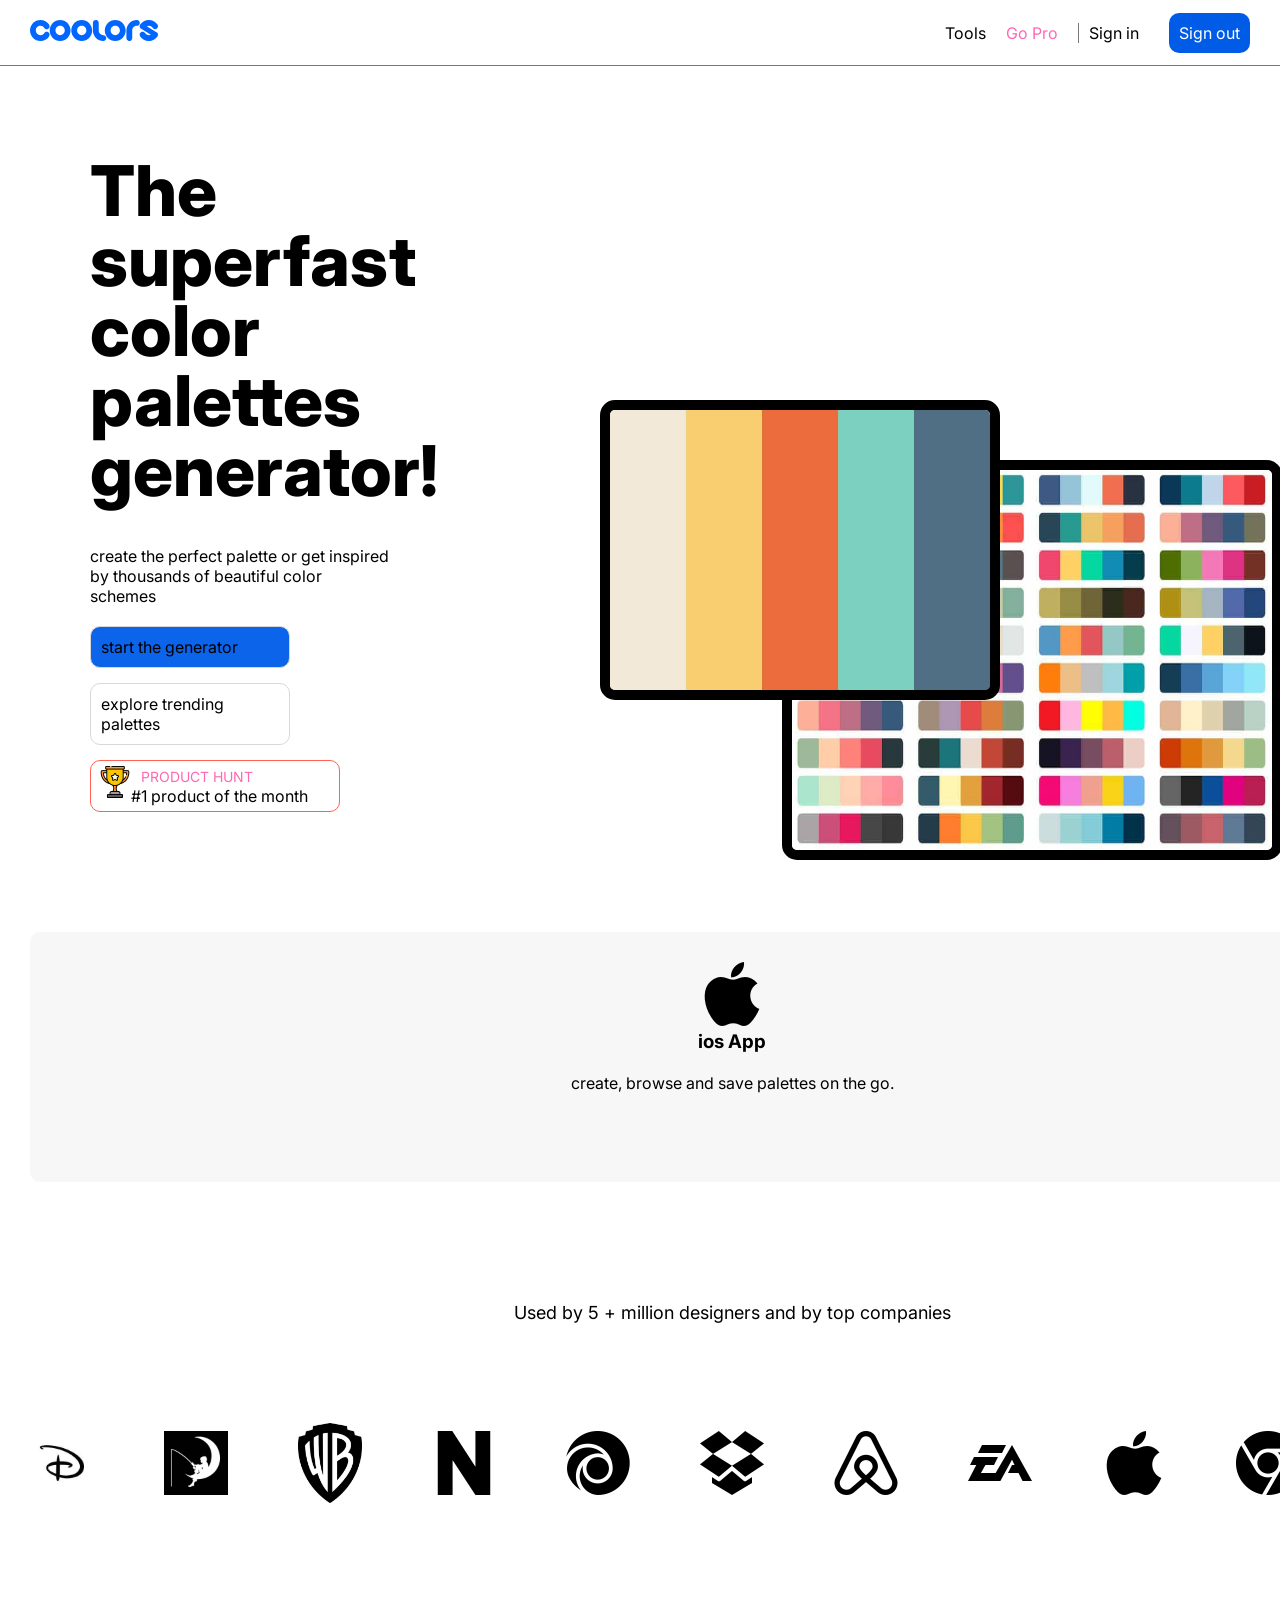
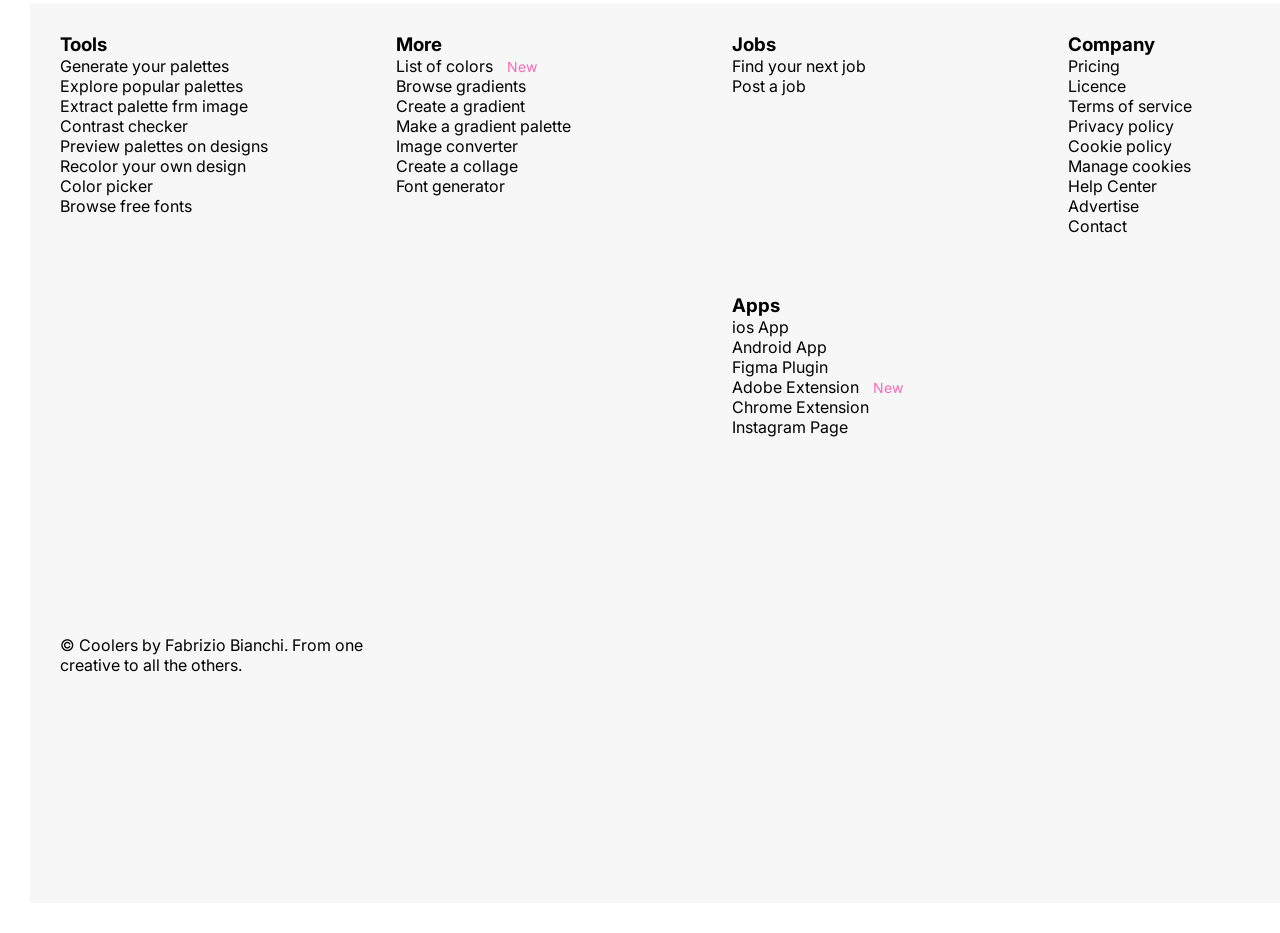
<file: index.html>
<!DOCTYPE html>
<html lang="en">
<head>
    <meta charset="UTF-8">
    <meta name="viewport" content="width=device-width, initial-scale=1.0">
    <title>Document</title>
    <link rel="stylesheet" href="index.css">
    <link rel="preconnect" href="https://fonts.googleapis.com">
<link rel="preconnect" href="https://fonts.gstatic.com" crossorigin>
<link href="https://fonts.googleapis.com/css2?
family=Inter:ital,opsz,wght@0,14..32,
100..900;1,14..32,100..900&display=swap" rel="stylesheet">
</head>
<body>
  <!--section1 nav-->  
  <section class="nav">
    <div class="logo">
    <img src="/images/logo.svg" alt="logo">
    </div>
    <div class="nav_links">
    <ul>
       <li><a href="">Tools</a></li>
       <li><a href="" class="hotpink">Go Pro</a></li>
       <li><a href="" style="border-left: 1px solid #7c7676; padding: 0 10px;">Sign in</a></li>
       <li><a href="" class="btn">Sign out</a></li>
    </ul>
    </div>
  </section>
  <!--section2 landing page-->
  <div class="main">
   <div class="main_text">
 <div class="main_heading">
<h1>The  superfast  </br>
  color palettes </br>
  generator!</h1></div>
 <div class="main_para"></br> </br>
  <p>create the perfect palette or get inspired 
  </br>  by thousands of beautiful color schemes</p><br>
    <div class="main-links">
    <ul>
      <li><a href="" class="btn_1">
        start the generator
      </a></li>
      <li> <a href="" class="explore">
        explore trending palettes</a></li>
    </ul></div>
    <div class="hunt">
      <div>
      <img src="./trophy.png" alt="">
      </div>
      <div>
        <a href=""><span
        >PRODUCT HUNT</span
        ><br/>#1 product of the month</a> 
  </div>
  </div>         
  </div>
  <div class="palette">
  <img  class="img1" src="./img palette.jpg"alt="">
  <img  class="img2" src="./img monitor.jpg"alt="">

</div>
  </div>
  </div>
 <!-- <Section3 development tools>  -->
  <section class="tools">
    <div class="box1">
      <img src="./apple.png" 
      alt=""> 
      <h3>ios App</h3><br>
      <p>create, browse and save 
        palettes on the go.</p>
    </div>
    <div class="box2">
      <img src="./android.png" 
      alt="">
      <h3>Android App</h3><br>
      <p>Thousands of
        palettes in your pocket.</p>
    </div>
    <div class="box3">
      <img src="./figma.png" 
      alt="">
      <h3>Figma Plugin</h3><br>
      <p>All palettes right in 
        your workplace. </p>
    </div>
    <div class="box4">
      <img src="./chrome.png" 
      alt="">
      <h3>chrome Extension</h3><br>
      <p>Get and edit a palette
        every new tab.</p>
    </div>
    <div class="box5">
      <img src="./adobe.png" 
      alt="">
      <h3>Adobe Extension</h3><br>
      <p>Use Coolors with your favourite tools.</p>
    </div>
  </div>
  <section4 sponsors>
    <main>
      <p class="used">Used by 5 + million designers and by
     top companies</p>
    </main>
  <div class="sponsors">
      <img src="./disney.jpg" alt="">
      <img src="./dreamwork.jpg" alt="">
      <img src="./warner brothers.jpg" alt="">
      <img src="./n.png" alt="">
      <img src="./ubisoft.png" alt="">
      <img src="./dropbox.png" alt="">
      <img src="./airbnb.png" alt="">
      <img src="./electronics-arts.png" alt="">
      <img src="./apple.png" alt="">
       <img src="./chrome.png" alt="">
      <img src="./pinterest.png" alt="">
  </div>
</div>
  <section5 footer>
  <div class="footer_items">
    <div class="footer_item1 ">
        <ul>
        <li>
          <h3>Tools</h3>
            <p>Generate your palettes</p>
           <p>Explore popular palettes</p>
            <p>Extract palette frm image</p>
            <p>Contrast checker</p>
            <p>Preview palettes on designs</p>
            <p>Recolor your own design</p>
           <p>Color picker</p>
            <p>Browse free fonts</p>
           </li>
          </ul>
  </div>
  <div class="footer_item2">
  <ul>
    <li>
      <h3>More</h3>
      <p>List of colors <span>New</span></p>
      <p>Browse gradients</p>
      <p>Create a gradient</p>
      <p>Make a gradient palette</p>
      <p>Image converter</p>
      <p>Create a collage</p>
      <p>Font generator</p>
    </li>
  </ul>
  </div>
  <div class="footer_item3">
    <ul>
      <li>
        <h3>Jobs</h3>
    <p>Find your next job</p>
    <p>Post a job</p>
      </li>
    </ul>
    </div>
  <div class="footer_item4">
    <ul>
      <li>
        <h3>Company</h3>
        <p>Pricing</p>
        <p>Licence</p>
        <p>Terms of service</p>
        <p>Privacy policy</p>
        <p>Cookie policy</p>
        <p>Manage cookies</p>
        <p>Help Center</p>
        <p>Advertise</p>
        <p>Contact</p>
      </li>
    </ul>
  </div>
  <div class="footer_item5">
    <ul>
      <li>
        <h3>Apps</h3>
        <p>ios App</p>
        <p>Android App</p>
        <p>Figma Plugin</p>
        <p>Adobe Extension <span>New</span></p>
        <p>Chrome Extension</p>
        <p>Instagram Page</p>
      </li>
    </ul>
  </div>
  <div class="end">
    <p>© Coolers by Fabrizio Bianchi. From one creative to all 
      the others.</p>

  </div>
</div>
</body>
</html>
</file>
<file: index.css>
*{
    margin: 0px;
    padding: 0px;
    box-sizing: border-box;
    font-family: "Inter", sans-serif;
 
}
.nav{
    display: flex;
    justify-content: space-between;
    align-items: center;
    padding: 20px 30px;
    border-bottom: 1px solid #7c7676;
}
.nav ul{
    display: flex;
    gap: 20px;
}
li{
    list-style: none;
}
a{
    text-decoration: none;
    color: black;
a:hover{
    color: #005CE6;
    cursor: pointer;

}
}
.btn{
    color: white;
    background-color: #005CE6;
    padding: 10px 10px;
    border-radius: 10px;
}
.btn:hover{
    cursor: pointer;
}
.hotpink{
    color: hotpink;
}
.hotpink:hover{
    color: rgb(167, 111, 139);
    cursor: pointer;
}
    .main{
        display: flex;
        justify-content: space-between;
        align-items: center;
        padding: 90px;
        margin-bottom: 25px;
 }
 .main_text{
    max-width: 300px;
    font-size: 16px;

 }
 h1{
    font-size: 70px;
    font-weight: 800; 
     line-height: 1; 
 }
 .main-para{
    color: rgb(70, 72, 83);
    font-size: 18px;
    font-weight: 400;
    margin-bottom: 25px;
    line-height: 25px;
    width: 60%;
    text-align: center;
    margin: 0 auto;
 }
 .main-links ul .btn{
    display: inline-block;
    padding:  10px 50px;
    margin-top: 30px;
    margin-bottom: 15px
 }
 .btn_1{
    border: 1px solid #D8D8DA;
    border-radius: 10px;
    display: inline-block; 
    margin-bottom: 15px;
    padding: 10px 10px;
    background-color: #0b64e9;
    width: 200px;  
 }
 .explore{
    border: 1px solid #D8D8DA;
    border-radius: 10px;
    padding: 10px 10px;
    display: inline-block;
    margin-bottom: 15px;
    width: 200px;
 }
.hunt{
    border: 1px solid #FF6154;
    border-radius: 10px;
    display: flex;
    width: 250px;
    padding: 5px 8px;
    img{
        width: 2rem;
    }
}
.img1{
    border: 10px solid black;
    border-radius: 15px;
    width: 500px;
    height: 400px;
    position: absolute;
    right: -2px;
    bottom: 40px; 
}
.pallete{
    display: flex;
    align-items: center;
    justify-content: center;
    position: relative;
}
.img2{
    position: absolute;
    left:600px;
    top: 400px;
    width: 400px;
    height: 300px;
    border-radius: 15px;
    border: 10px solid black;
} 
.tools{
    display: grid;
    grid-template-columns: repeat(5, 1fr);
    grid-template-rows: 1fr;
    gap: 20px;
    margin: 30px;
    img{
        width: 4rem;
    }
}

 .box1, .box2, .box3, .box4,.box5{
    background-color: #f7f7f8;
    border-radius: 10px;
     height: 250px;
    text-align: center;
    padding: 30px 30px; 
 }
 .sponsors img{
     width: 4rem; 
 }
 .sponsors{
    display: flex;
    align-items: center;
    justify-content: center;
    align-content: center;
    width: 70%;
    margin: 100px auto;
    gap: 70PX;
 }
 .used{
    margin-bottom: 30px;
    text-align: center;
    margin-top: 100px;
    font-size: 18px;
 }
 .footer_items{
    display: grid;
    grid-template-columns: repeat(4, 1fr);
    grid-template-areas: "footer_item1 footer_item2 footer_item3 footer_item4"
    "footer_item1 footer_item2 footer_item5 footer_item4";
    height: 100vh;
    background-color: rgb(247, 247, 248);
    padding: 30px 30px;
    justify-content: space-around;
}
.footer_item1{
    grid-area:  footer_item1;
}
.footer_item2{
    grid-area: footer_item2;
}
.footer_item3{
    grid-area: footer_item3;
}
.footer_item4{
    grid-area: footer_item4;
}
.footer_item5{
    grid-area: footer_item5;
}
.footer_item ul li{
    list-style: none;
    font-size: 18px;
}
.footer_item h3{
    font-size: 18px;
    margin-bottom: 20px;
}
span{
    margin-left: 10px;
    font-size: 14px;
    color: hotpink;
}
.footer_item :hover{
    opacity: 1;
    transform: translateY(6s);
}
</file>
